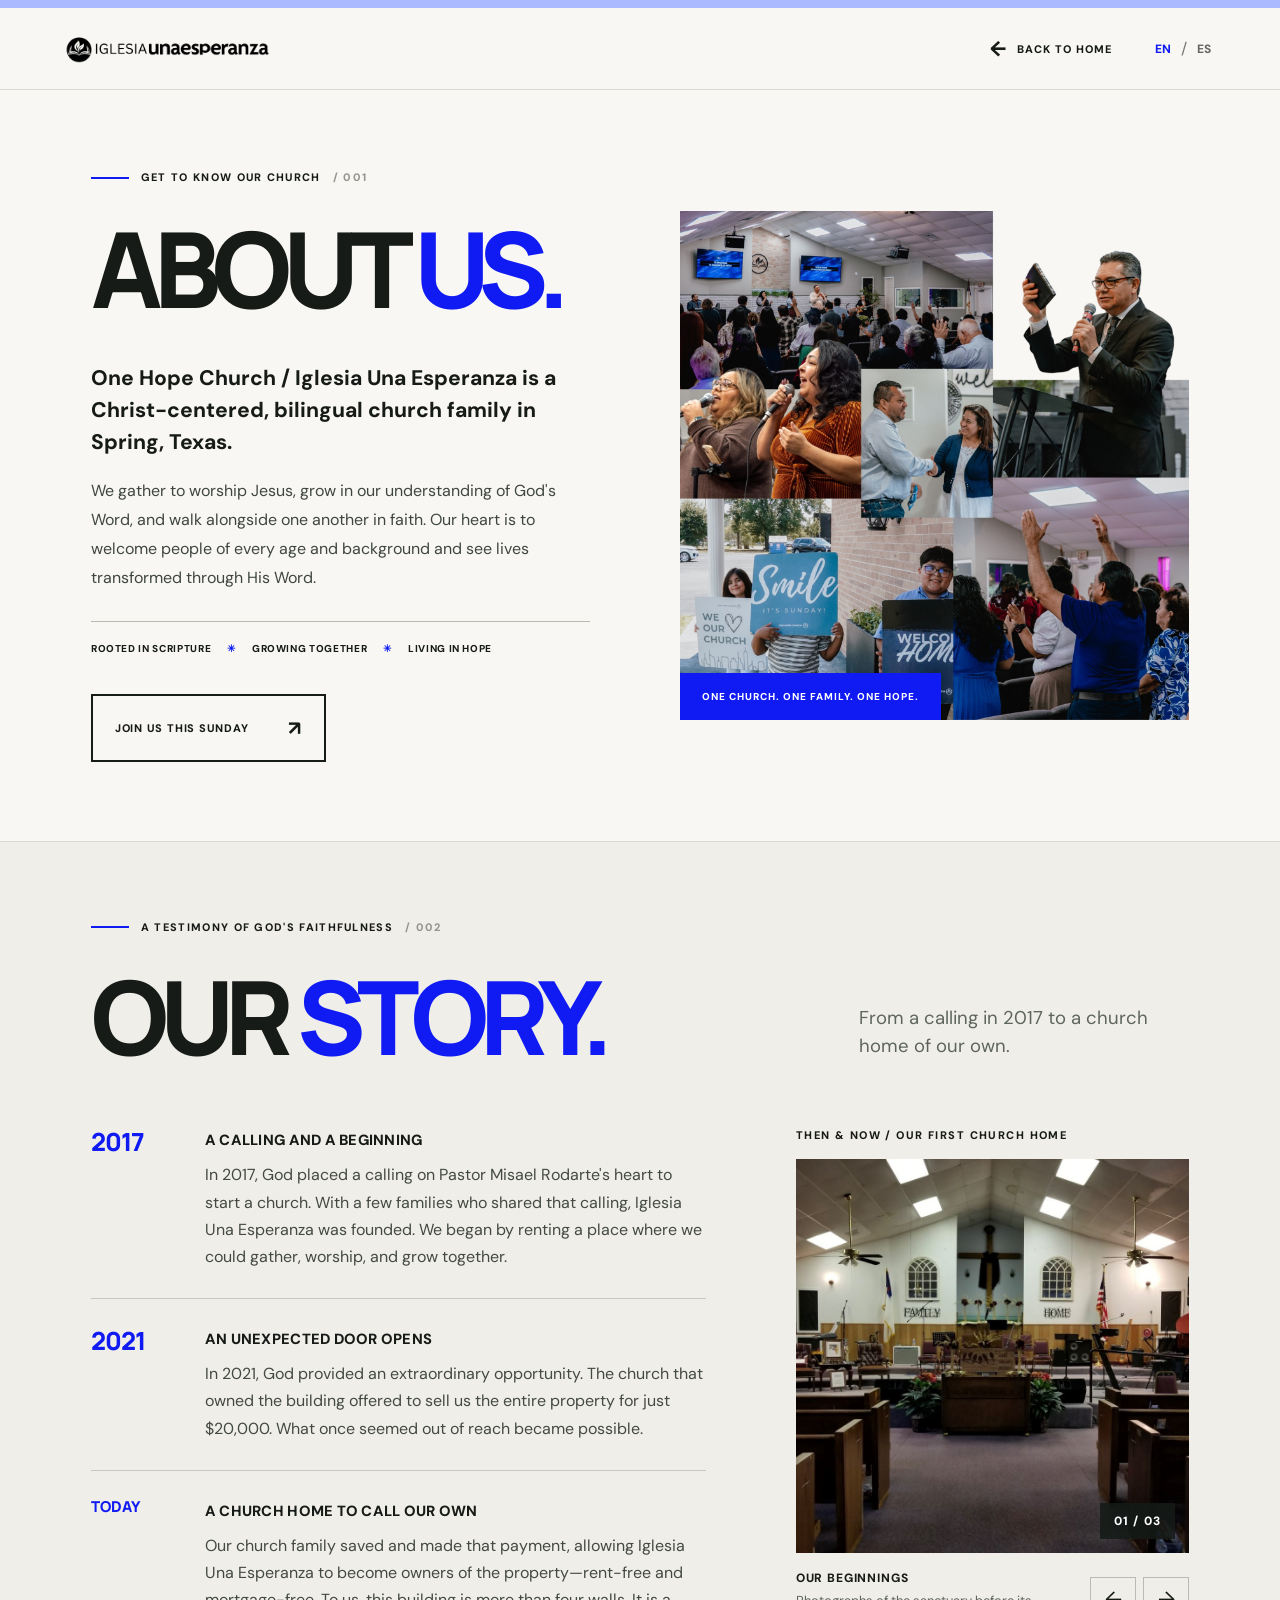
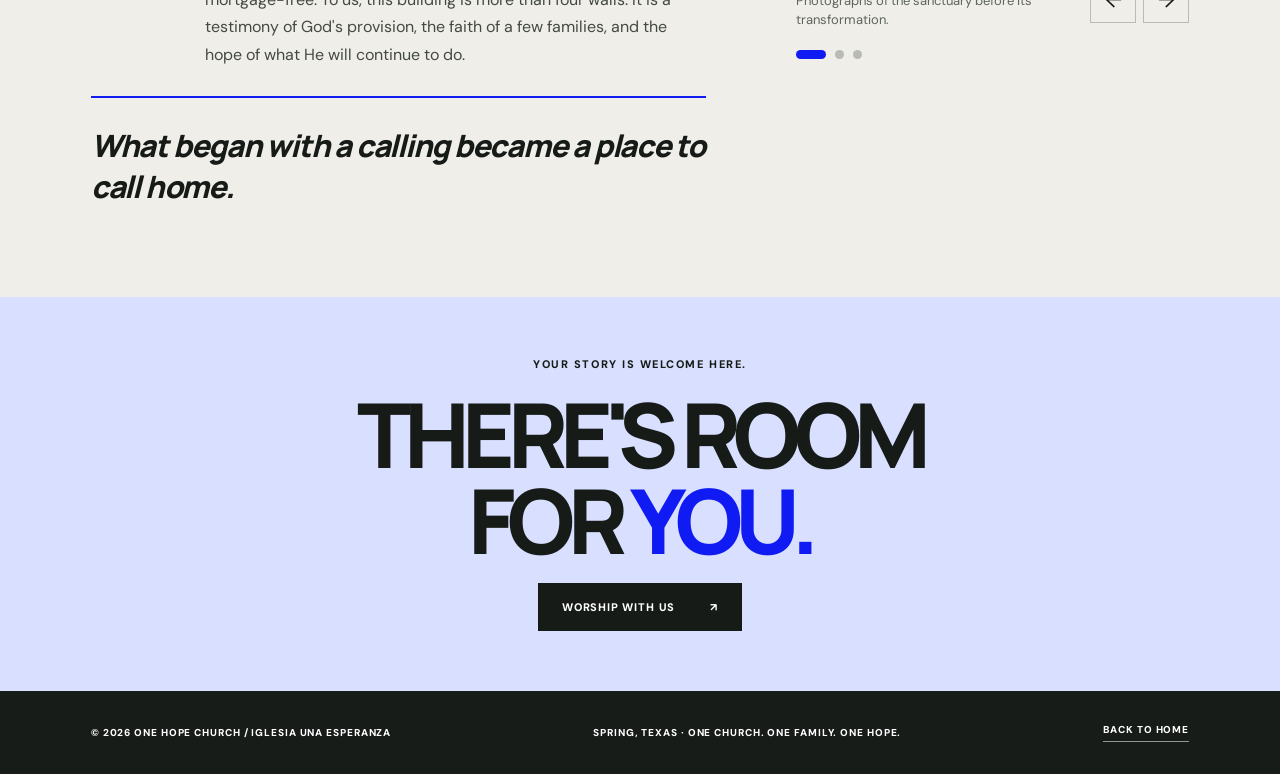
<file: about-us.html>
<!doctype html>
<html lang="en">
<head>
  <meta charset="UTF-8">
  <meta name="viewport" content="width=device-width, initial-scale=1">
  <meta name="description" content="Learn about One Hope Church / Iglesia Una Esperanza, our roots in Spring, Texas, and the story of how God provided our church home.">
  <meta name="theme-color" content="#f8f7f3">
  <title>About Us & Our Story | One Hope Church</title>
  <link rel="preconnect" href="https://fonts.googleapis.com">
  <link rel="preconnect" href="https://fonts.gstatic.com" crossorigin>
  <link href="https://fonts.googleapis.com/css2?family=DM+Sans:wght@400;500;600;700&family=Manrope:wght@400;500;600;700;800&display=swap" rel="stylesheet">
  <link rel="stylesheet" href="about-us.css">
  <script src="about-us.js" defer></script>
</head>
<body>
  <a href="#main" class="skip-link" data-i18n="skip">Skip to content</a>
  <header class="about-header">
    <a class="about-brand" href="index.html" aria-label="One Hope Church home">
      <img src="images/church-logo.png" alt="One Hope Church">
    </a>
    <div class="about-header-right">
      <a class="back-home" href="index.html" aria-label="Back to One Hope Church homepage"><span aria-hidden="true">←</span> <span data-i18n="back">BACK TO HOME</span></a>
      <div class="lang-switch" role="group" aria-label="Website language">
        <button type="button" class="lang-btn" data-lang="en" aria-pressed="true">EN</button><span aria-hidden="true">/</span><button type="button" class="lang-btn" data-lang="es" aria-pressed="false">ES</button>
      </div>
    </div>
  </header>

  <main id="main">
    <section class="about-intro" aria-labelledby="about-title">
      <div class="about-intro-copy">
        <p class="eyebrow"><span class="eyebrow-line"></span><span data-i18n="eyebrow">GET TO KNOW OUR CHURCH</span> <span class="section-index">/ 001</span></p>
        <h1 id="about-title" data-i18n="title">ABOUT <em>US.</em></h1>
        <p class="about-lede" data-i18n="introLead">One Hope Church / Iglesia Una Esperanza is a Christ-centered, bilingual church family in Spring, Texas.</p>
        <p class="about-description" data-i18n="introBody">We gather to worship Jesus, grow in our understanding of God's Word, and walk alongside one another in faith. Our heart is to welcome people of every age and background and see lives transformed through His Word.</p>
        <div class="about-rule"></div>
        <div class="about-values">
          <span data-i18n="valueOne">ROOTED IN SCRIPTURE</span>
          <span aria-hidden="true" class="values-star">✳</span>
          <span data-i18n="valueTwo">GROWING TOGETHER</span>
          <span aria-hidden="true" class="values-star">✳</span>
          <span data-i18n="valueThree">LIVING IN HOPE</span>
        </div>
        <a class="outlined-button" href="index.html#about"><span data-i18n="join">JOIN US THIS SUNDAY</span> <span aria-hidden="true">↗</span></a>
      </div>
      <div class="about-intro-art">
        <img class="about-collage" src="images/about-us-collage.jpg?v=20261019-new" alt="One Hope Church family worshipping, welcoming visitors, and growing together" width="2048" height="2048">
        <span class="image-corner-tag">ONE CHURCH. ONE FAMILY. ONE HOPE.</span>
      </div>
    </section>

    <section class="story-section" id="our-story" aria-labelledby="story-title">
      <div class="story-heading">
        <div>
          <p class="eyebrow"><span class="eyebrow-line"></span><span data-i18n="storyKicker">A TESTIMONY OF GOD'S FAITHFULNESS</span> <span class="section-index">/ 002</span></p>
          <h2 id="story-title" data-i18n="storyTitle">OUR <em>STORY.</em></h2>
        </div>
        <p class="story-subtitle" data-i18n="storySubtitle">From a calling in 2017 to a church home of our own.</p>
      </div>
      <div class="story-content">
        <div class="story-prose">
          <div class="story-item">
            <span class="story-year">2017</span>
            <div>
              <h3 data-i18n="storyOneTitle">A CALLING AND A BEGINNING</h3>
              <p data-i18n="storyOne">In 2017, God placed a calling on Pastor Misael Rodarte's heart to start a church. With a few families who shared that calling, Iglesia Una Esperanza was founded. We began by renting a place where we could gather, worship, and grow together.</p>
            </div>
          </div>
          <div class="story-item">
            <span class="story-year">2021</span>
            <div>
              <h3 data-i18n="storyTwoTitle">AN UNEXPECTED DOOR OPENS</h3>
              <p data-i18n="storyTwo">In 2021, God provided an extraordinary opportunity. The church that owned the building offered to sell us the entire property for just $20,000. What once seemed out of reach became possible.</p>
            </div>
          </div>
          <div class="story-item">
            <span class="story-year story-now" data-i18n="today">TODAY</span>
            <div>
              <h3 data-i18n="storyThreeTitle">A CHURCH HOME TO CALL OUR OWN</h3>
              <p data-i18n="storyThree">Our church family saved and made that payment, allowing Iglesia Una Esperanza to become owners of the property—rent-free and mortgage-free. To us, this building is more than four walls. It is a testimony of God's provision, the faith of a few families, and the hope of what He will continue to do.</p>
            </div>
          </div>
          <p class="story-scripture" data-i18n="storyClosing">What began with a calling became a place to call home.</p>
        </div>

        <div class="story-gallery" aria-label="Historic photos of our first sanctuary">
          <p class="story-gallery-overline" data-i18n="galleryEyebrow">THEN &amp; NOW / OUR FIRST CHURCH HOME</p>
          <div class="gallery-frame" id="gallery" tabindex="0" aria-roledescription="carousel" aria-label="Three photographs of the old sanctuary">
            <div class="gallery-track" id="gallery-track">
              <figure class="gallery-slide" aria-label="Old sanctuary photo 1 of 3">
                <img src="images/old-sanctuary-1.jpg" alt="Our original sanctuary, viewed from the back facing the pulpit" width="2048" height="1535" loading="lazy">
              </figure>
              <figure class="gallery-slide" aria-label="Old sanctuary photo 2 of 3">
                <img src="images/old-sanctuary-2.jpg" alt="The old sanctuary seen from the seating area beside the stage" width="2048" height="1536" loading="lazy">
              </figure>
              <figure class="gallery-slide" aria-label="Old sanctuary photo 3 of 3">
                <img src="images/old-sanctuary-3.jpg" alt="The old sanctuary looking across the stage and wooden pews" width="2048" height="1536" loading="lazy">
              </figure>
            </div>
            <div class="gallery-counter" id="gallery-counter" aria-live="polite">01 / 03</div>
          </div>
          <div class="gallery-navigation">
            <div class="gallery-caption">
              <strong data-i18n="galleryTitle">OUR BEGINNINGS</strong>
              <span data-i18n="gallerySubtitle">Photographs of the sanctuary before its transformation.</span>
            </div>
            <div class="gallery-buttons">
              <button type="button" class="gallery-arrow" id="gallery-prev" aria-label="Previous sanctuary photo">←</button>
              <button type="button" class="gallery-arrow" id="gallery-next" aria-label="Next sanctuary photo">→</button>
            </div>
          </div>
          <div class="gallery-dots" role="group" aria-label="Choose sanctuary photo">
            <button type="button" class="gallery-dot active" data-slide="0" aria-label="Show sanctuary photo 1" aria-current="true"></button>
            <button type="button" class="gallery-dot" data-slide="1" aria-label="Show sanctuary photo 2"></button>
            <button type="button" class="gallery-dot" data-slide="2" aria-label="Show sanctuary photo 3"></button>
          </div>
        </div>
      </div>
    </section>
    <section class="about-join">
      <p data-i18n="joinKicker">YOUR STORY IS WELCOME HERE.</p>
      <h2 data-i18n="joinHeadline">THERE'S ROOM<br>FOR <em>YOU.</em></h2>
      <a href="index.html#about"><span data-i18n="joinCta">WORSHIP WITH US</span><span aria-hidden="true">↗</span></a>
    </section>
  </main>
  <footer class="about-footer">
    <span>© <span id="year"></span> ONE HOPE CHURCH / IGLESIA UNA ESPERANZA</span>
    <span data-i18n="footer">SPRING, TEXAS · ONE CHURCH. ONE FAMILY. ONE HOPE.</span>
    <a href="index.html" data-i18n="footerBack">BACK TO HOME</a>
  </footer>
</body>
</html>
</file>
<file: about-us.css>
:root{--blue:#0f1bf2;--ink:#171b18;--cream:#f8f7f3;--warm:#f0eee8;--muted:#5e655f}*{box-sizing:border-box}html{scroll-behavior:smooth}body{margin:0;color:var(--ink);background:var(--cream);font-family:'DM Sans',Arial,sans-serif;-webkit-font-smoothing:antialiased}h1,h2,h3,p,figure{margin:0}a{color:inherit;text-decoration:none}button{font:inherit}img{max-width:100%}a:focus-visible,button:focus-visible,.gallery-frame:focus-visible{outline:3px solid var(--blue);outline-offset:4px}.skip-link{position:absolute;top:-70px;left:16px;z-index:99;background:var(--blue);color:#fff;padding:12px}.skip-link:focus{top:15px}.about-header{height:90px;background:var(--cream);border-bottom:1px solid #d9d9d1;display:flex;align-items:center;justify-content:space-between;gap:20px;padding:0 clamp(22px,5vw,92px);border-top:8px solid #abbaff}.about-brand{display:flex;align-items:center;gap:10px;font-size:12px;font-weight:800;letter-spacing:.09em;white-space:nowrap}.about-brand img{height:50px;width:auto;object-fit:contain}.about-brand strong{color:var(--blue)}.about-header-right{display:flex;align-items:center;gap:clamp(20px,3vw,48px)}.back-home{font-size:11px;font-weight:800;letter-spacing:.09em;display:inline-flex;align-items:center;gap:10px}.back-home:hover{color:var(--blue)}.back-home>span:first-child{font-size:21px}.lang-switch{display:flex;align-items:center;gap:5px;color:#777}.lang-btn{padding:5px;border:0;background:none;color:#666;cursor:pointer;font-size:12px;font-weight:800}.lang-btn[aria-pressed='true']{color:var(--blue)}.about-intro{max-width:1600px;margin:0 auto;min-height:690px;padding:clamp(55px,6.2vw,110px) clamp(25px,7.1vw,125px);display:grid;grid-template-columns:minmax(0,1fr) minmax(0,1.02fr);align-items:center;gap:clamp(40px,7vw,125px)}.about-intro-copy{max-width:650px}.eyebrow{font-weight:800;letter-spacing:.12em;line-height:1.5;font-size:clamp(10px,.85vw,12px);display:flex;align-items:center;gap:12px;margin-bottom:32px}.eyebrow-line{width:38px;height:2px;background:var(--blue);flex-shrink:0}.section-index{color:#93968f;white-space:nowrap}.about-intro h1,.story-heading h2,.about-join h2{font-family:Manrope,Arial,sans-serif;font-weight:800;letter-spacing:-.085em;line-height:.96}.about-intro h1{font-size:clamp(75px,8.2vw,138px);margin-bottom:45px;white-space:nowrap}.about-intro h1 em,.story-heading h2 em,.about-join h2 em{font-style:normal;color:var(--blue)}.about-lede{font-weight:750;font-size:clamp(19px,1.65vw,26px);line-height:1.5;margin-bottom:19px;max-width:590px}.about-description{font-size:clamp(16px,1.18vw,19px);line-height:1.8;color:#3f4640;max-width:620px}.about-rule{width:100%;height:1px;background:#b9bbb3;margin:28px 0 20px}.about-values{display:flex;align-items:center;flex-wrap:wrap;gap:9px 16px;font-size:10px;font-weight:800;letter-spacing:.065em;line-height:1.4}.values-star{color:var(--blue)}.outlined-button{display:inline-flex;align-items:center;justify-content:space-between;gap:25px;border:2px solid var(--ink);padding:19px 22px;margin-top:38px;min-width:235px;font-size:11px;font-weight:800;letter-spacing:.07em;transition:background .15s,color .15s}.outlined-button:hover{background:var(--ink);color:white}.outlined-button span:last-child{font-size:20px}.about-intro-art{align-self:center;position:relative;min-width:0}.about-collage{display:block;width:100%;height:auto;aspect-ratio:1/1;object-fit:cover}.image-corner-tag{position:absolute;left:0;bottom:0;background:var(--blue);color:white;font-size:10px;font-weight:800;letter-spacing:.1em;padding:17px 22px;max-width:95%}.story-section{background:var(--warm);padding:clamp(70px,6vw,110px) clamp(25px,7.1vw,125px) clamp(80px,7vw,125px);border-top:1px solid #d9dad1}.story-heading{max-width:1340px;margin:0 auto 63px;display:flex;gap:35px;align-items:end;justify-content:space-between}.story-heading h2{font-size:clamp(75px,8vw,135px)}.story-subtitle{font-size:clamp(17px,1.45vw,22px);line-height:1.5;color:var(--muted);max-width:330px;padding-bottom:5px}.story-content{max-width:1340px;margin:0 auto;display:grid;grid-template-columns:minmax(0,1.22fr) minmax(0,.78fr);gap:clamp(48px,7vw,115px);align-items:start}.story-item{display:grid;grid-template-columns:92px minmax(0,1fr);column-gap:22px;padding:28px 0;border-top:1px solid #c7c8be}.story-item:first-child{padding-top:0;border-top:0}.story-year{font:800 25px/1.12 Manrope,sans-serif;color:var(--blue);letter-spacing:-.045em}.story-now{font-size:15px;letter-spacing:0}.story-item h3{font-size:clamp(14px,1.15vw,17px);letter-spacing:.018em;font-weight:800;margin:2px 0 11px}.story-item p{font-size:clamp(16px,1.18vw,18px);line-height:1.7;color:#434943}.story-scripture{font:800 italic clamp(24px,2.4vw,34px)/1.35 Manrope,sans-serif;letter-spacing:-.04em;max-width:620px;padding-top:27px;border-top:2px solid var(--blue)}.story-gallery{width:100%;max-width:435px;justify-self:end;min-width:0}.story-gallery-overline{font-size:11px;letter-spacing:.13em;font-weight:800;margin:0 0 17px}.gallery-frame{width:100%;aspect-ratio:1;overflow:hidden;position:relative;background:#d7d6ce;touch-action:pan-y;user-select:none}.gallery-track{width:100%;height:100%;display:flex;transform:translate3d(0,0,0);transition:transform .42s cubic-bezier(.23,.78,.21,1)}.gallery-slide{flex:0 0 100%;min-width:0;height:100%;overflow:hidden}.gallery-slide img{display:block;width:100%;height:100%;object-fit:cover;object-position:50% 50%}.gallery-counter{position:absolute;right:14px;bottom:14px;z-index:2;background:#151b17de;color:white;padding:10px 14px;font-size:12px;font-weight:800;letter-spacing:.1em}.gallery-navigation{display:flex;justify-content:space-between;align-items:center;gap:20px;margin-top:17px}.gallery-caption{display:flex;flex-direction:column;gap:6px;flex:1}.gallery-caption strong{font-size:12px;font-weight:800;letter-spacing:.07em}.gallery-caption span{font-size:13px;color:#5e655f;line-height:1.45}.gallery-buttons{display:flex;gap:7px}.gallery-arrow{border:1px solid #b8bcb2;background:transparent;color:var(--ink);width:46px;height:46px;display:grid;place-items:center;font-size:22px;cursor:pointer;transition:background .16s,color .16s}.gallery-arrow:hover{background:var(--blue);color:white;border-color:var(--blue)}.gallery-dots{display:flex;align-items:center;gap:9px;margin-top:20px}.gallery-dot{width:9px;height:9px;border:0;border-radius:50%;background:#b8bbb2;cursor:pointer;padding:0}.gallery-dot.active{background:var(--blue);width:30px;border-radius:5px}.about-join{min-height:360px;background:#d9e0ff;display:flex;flex-direction:column;align-items:center;text-align:center;justify-content:center;gap:20px;padding:60px 20px}.about-join p{font-size:11px;font-weight:800;letter-spacing:.14em}.about-join h2{font-size:clamp(54px,7vw,100px)}.about-join>a{background:var(--ink);color:#fff;padding:17px 24px;display:inline-flex;gap:35px;font-size:11px;font-weight:800;letter-spacing:.075em}.about-join>a:hover{background:var(--blue)}.about-footer{display:flex;align-items:center;justify-content:space-between;gap:20px;padding:32px clamp(25px,7.1vw,125px);background:#181c19;color:#fff;font-size:10px;font-weight:800;letter-spacing:.09em}.about-footer a{border-bottom:1px solid #fff8;padding-bottom:5px}@media(max-width:1100px){.about-intro{grid-template-columns:minmax(0,1fr) minmax(0,.95fr);gap:40px;padding-left:5%;padding-right:5%}.about-intro h1{font-size:clamp(65px,7.6vw,108px)}.story-section{padding-left:5%;padding-right:5%}.story-content{gap:40px}.about-values{gap:7px}.story-heading{gap:25px}}@media(max-width:760px){.about-header{height:80px;padding:0 6%}.about-brand img{max-height:38px}.about-brand{font-size:10px}.about-header-right{gap:12px}.back-home{font-size:10px}.about-intro{padding:64px 6% 75px;display:flex;flex-direction:column;align-items:stretch;gap:40px;min-height:0}.about-intro-copy{max-width:700px}.about-intro h1{font-size:clamp(67px,13vw,100px);margin-bottom:24px}.about-intro-art{width:min(100%,560px);margin:0 auto}.story-section{padding:73px 6% 85px}.story-heading{display:block;margin-bottom:38px}.story-heading h2{font-size:clamp(72px,13vw,106px)}.story-subtitle{max-width:450px;margin-top:20px}.story-content{grid-template-columns:1fr;gap:45px}.story-gallery{justify-self:center;max-width:480px}.story-item{grid-template-columns:70px 1fr;gap:14px}.story-item p{font-size:16px}.story-scripture{font-size:clamp(23px,5vw,32px)}.about-footer{flex-direction:column;align-items:flex-start;gap:12px;padding:35px 6%}}@media(max-width:400px){.about-brand>span{max-width:112px;white-space:normal;line-height:1.35}.back-home{gap:5px}.about-values{font-size:9px;gap:8px}.story-item{grid-template-columns:1fr;gap:8px}.story-item h3{margin-top:2px}.story-year{font-size:22px}.story-gallery-overline{font-size:10px}.gallery-caption span{font-size:12px}}@media(prefers-reduced-motion:reduce){html{scroll-behavior:auto}.gallery-track{transition:none}.outlined-button,.gallery-arrow{transition:none}}

/* Prevent headline overflow on small phones, including the longer Spanish title. */
@media(max-width:400px){.about-intro h1{font-size:clamp(47px,12.2vw,60px);white-space:normal;overflow-wrap:normal}}

/* Use the full dark One Hope Church logo in the light header. */
.about-brand img{display:block;width:clamp(140px,16vw,225px);height:auto;filter:brightness(0)}
@media(max-width:400px){.about-brand img{width:clamp(124px,39vw,155px)}.back-home span[data-i18n="back"]{display:none}}
</file>
